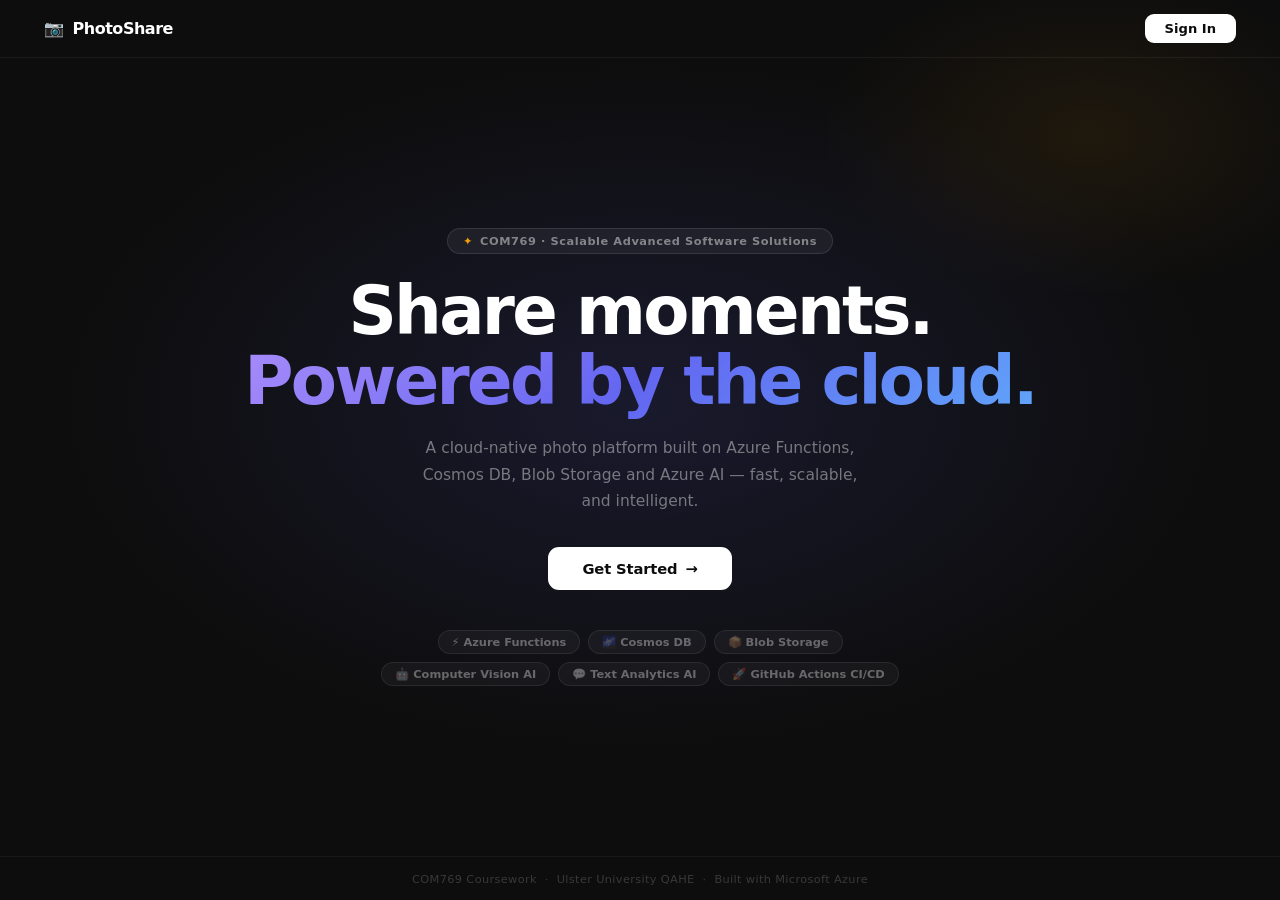
<file: frontend/index.html>
<!DOCTYPE html>
<html lang="en">
<head>
  <meta charset="UTF-8" />
  <meta name="viewport" content="width=device-width, initial-scale=1.0" />
  <title>PhotoShare</title>
  <link rel="stylesheet" href="css/app.css" />
  <style>
    *, *::before, *::after { box-sizing: border-box; margin: 0; padding: 0; }

    html, body {
      height: 100%;
      overflow: hidden;
      font-family: 'Inter', 'Segoe UI', system-ui, sans-serif;
      -webkit-font-smoothing: antialiased;
    }

    .page {
      height: 100vh;
      background: #0D0D0D;
      display: flex;
      flex-direction: column;
      position: relative;
      overflow: hidden;
    }

    .page::before {
      content: '';
      position: absolute;
      inset: 0;
      background:
        radial-gradient(ellipse 65% 55% at 50% 45%, rgba(99,102,241,0.14) 0%, transparent 70%),
        radial-gradient(ellipse 35% 30% at 85% 15%, rgba(245,158,11,0.08) 0%, transparent 60%);
      pointer-events: none;
    }

    /* NAV */
    nav {
      display: flex;
      align-items: center;
      justify-content: space-between;
      padding: 0 44px;
      height: 58px;
      border-bottom: 1px solid rgba(255,255,255,0.06);
      position: relative;
      z-index: 10;
      flex-shrink: 0;
    }

    .brand {
      display: flex;
      align-items: center;
      gap: 9px;
      font-size: 1rem;
      font-weight: 800;
      color: #fff;
      letter-spacing: -0.03em;
    }

    .nav-btn {
      display: inline-flex;
      align-items: center;
      padding: 7px 20px;
      background: #fff;
      color: #0D0D0D;
      font-size: 0.82rem;
      font-weight: 700;
      border-radius: 9px;
      text-decoration: none;
      transition: opacity 0.15s;
    }
    .nav-btn:hover { opacity: 0.88; }

    /* MAIN */
    main {
      flex: 1;
      display: flex;
      flex-direction: column;
      align-items: center;
      justify-content: center;
      text-align: center;
      padding: 0 24px;
      position: relative;
      z-index: 10;
    }

    .badge {
      display: inline-flex;
      align-items: center;
      gap: 7px;
      background: rgba(255,255,255,0.06);
      border: 1px solid rgba(255,255,255,0.1);
      border-radius: 30px;
      padding: 5px 15px;
      font-size: 0.71rem;
      font-weight: 600;
      color: rgba(255,255,255,0.45);
      letter-spacing: 0.05em;
      margin-bottom: 22px;
    }
    .badge .dot { color: #F59E0B; }

    h1 {
      font-size: clamp(2.4rem, 6vw, 4.2rem);
      font-weight: 900;
      color: #fff;
      letter-spacing: -0.04em;
      line-height: 1.05;
      margin-bottom: 18px;
    }

    h1 em {
      font-style: normal;
      background: linear-gradient(135deg, #a78bfa 0%, #6366f1 50%, #60a5fa 100%);
      -webkit-background-clip: text;
      -webkit-text-fill-color: transparent;
      background-clip: text;
    }

    .sub {
      font-size: 0.97rem;
      color: rgba(255,255,255,0.42);
      max-width: 440px;
      line-height: 1.72;
      margin-bottom: 32px;
    }

    .cta-btn {
      display: inline-flex;
      align-items: center;
      gap: 8px;
      padding: 13px 34px;
      background: #fff;
      color: #0D0D0D;
      font-size: 0.92rem;
      font-weight: 800;
      border-radius: 11px;
      text-decoration: none;
      letter-spacing: -0.01em;
      transition: all 0.15s;
      margin-bottom: 40px;
    }
    .cta-btn:hover { background: #F0F0EE; transform: translateY(-1px); box-shadow: 0 8px 24px rgba(255,255,255,0.12); }
    .cta-btn .arrow { font-style: normal; }

    .pills {
      display: flex;
      flex-wrap: wrap;
      gap: 8px;
      justify-content: center;
      max-width: 560px;
    }
    .pill {
      background: rgba(255,255,255,0.04);
      border: 1px solid rgba(255,255,255,0.08);
      border-radius: 20px;
      padding: 4px 13px;
      font-size: 0.71rem;
      font-weight: 600;
      color: rgba(255,255,255,0.35);
    }

    /* FOOTER */
    footer {
      height: 44px;
      display: flex;
      align-items: center;
      justify-content: center;
      font-size: 0.71rem;
      color: rgba(255,255,255,0.18);
      border-top: 1px solid rgba(255,255,255,0.05);
      flex-shrink: 0;
      position: relative;
      z-index: 10;
      letter-spacing: 0.03em;
    }
  </style>
</head>
<body>

<div class="page">

  <nav>
    <div class="brand">
      <span>📷</span>
      <span>PhotoShare</span>
    </div>
    <a href="login.html" class="nav-btn">Sign In</a>
  </nav>

  <main>
    <div class="badge">
      <span class="dot">✦</span>
      COM769 · Scalable Advanced Software Solutions
    </div>

    <h1>Share moments.<br/><em>Powered by the cloud.</em></h1>

    <p class="sub">
      A cloud-native photo platform built on Azure Functions, Cosmos DB,
      Blob Storage and Azure AI — fast, scalable, and intelligent.
    </p>

    <a href="login.html#register" class="cta-btn">
      Get Started <span class="arrow">→</span>
    </a>

    <div class="pills">
      <span class="pill">⚡ Azure Functions</span>
      <span class="pill">🌌 Cosmos DB</span>
      <span class="pill">📦 Blob Storage</span>
      <span class="pill">🤖 Computer Vision AI</span>
      <span class="pill">💬 Text Analytics AI</span>
      <span class="pill">🚀 GitHub Actions CI/CD</span>
    </div>
  </main>

  <footer>
    COM769 Coursework &nbsp;·&nbsp; Ulster University QAHE &nbsp;·&nbsp; Built with Microsoft Azure
  </footer>

</div>

<script src="js/config.js"></script>
<script src="js/auth.js"></script>
<script>
  if (Auth.isLoggedIn()) {
    window.location.href = Auth.getRole() === "creator" ? "creator.html" : "consumer.html";
  }
</script>
</body>
</html>
</file>
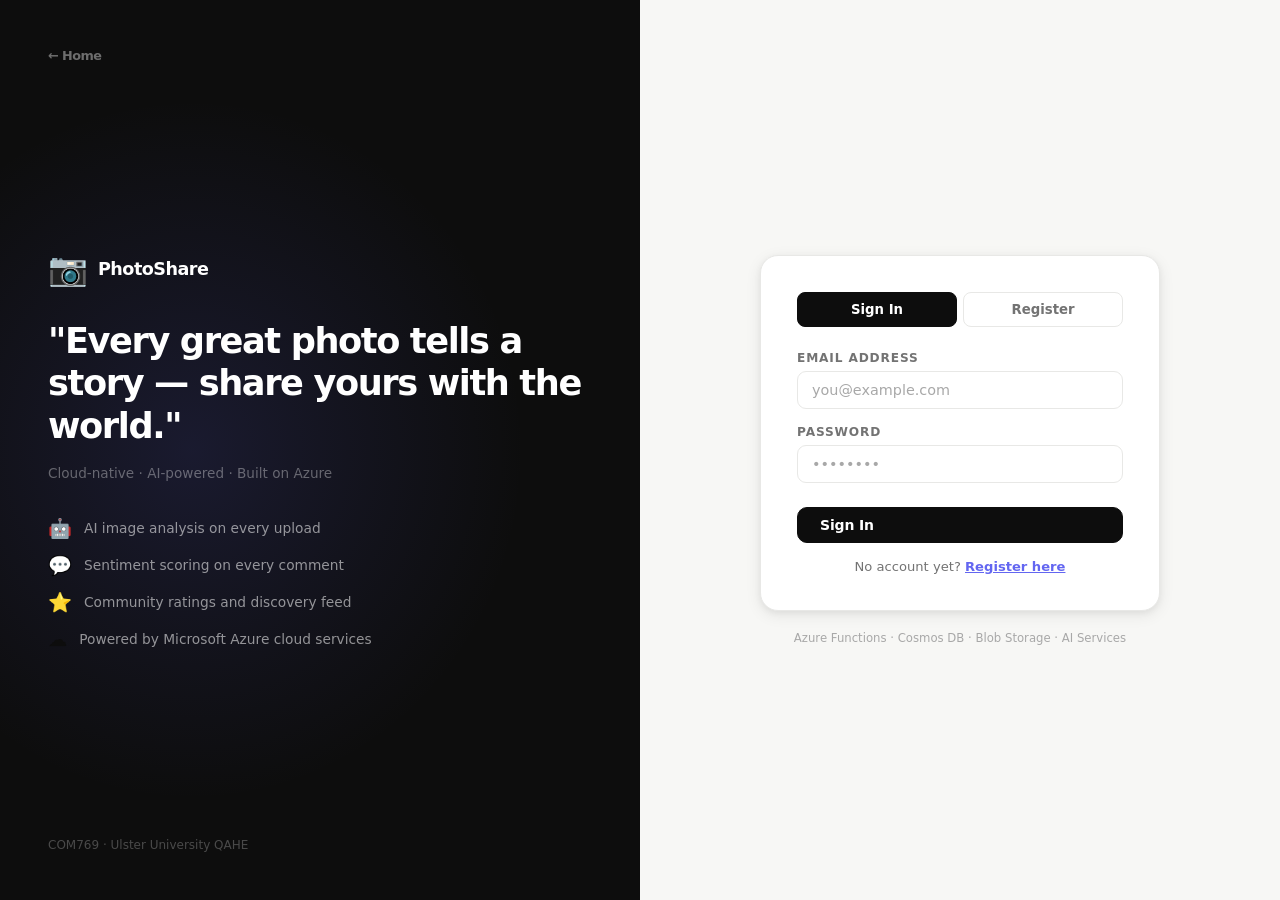
<file: frontend/consumer.html>
<!DOCTYPE html>
<html lang="en">
<head>
  <meta charset="UTF-8" />
  <meta name="viewport" content="width=device-width, initial-scale=1.0" />
  <title>PhotoShare — Discover</title>
  <link rel="stylesheet" href="css/app.css" />
</head>
<body>

<nav class="navbar">
  <div class="navbar-brand">
    <span class="logo-icon">📷</span>
    <span>PhotoShare</span>
  </div>
  <div style="flex:1; max-width:380px; margin:0 20px;">
    <div class="search-bar">
      <input type="text" id="search-input" class="form-control"
             placeholder="Search photos, places, creators..."
             onkeydown="if(event.key==='Enter') doSearch()" />
      <button class="btn btn-primary btn-sm" onclick="doSearch()">Search</button>
    </div>
  </div>
  <div class="navbar-actions">
    <span class="badge-role">Consumer</span>
    <span id="nav-username" style="font-size:0.85rem; font-weight:600; color:#888;"></span>
    <button class="btn btn-secondary btn-sm" onclick="logout()">Sign Out</button>
  </div>
</nav>

<div class="container">
  <div class="page-header">
    <h2 id="feed-heading">Discover Photos</h2>
    <div style="display:flex; gap:8px;">
      <button class="btn btn-ghost btn-sm" onclick="clearSearch()">All Photos</button>
      <button class="btn btn-ghost btn-sm" onclick="loadFeed()">↻ Refresh</button>
    </div>
  </div>
  <div id="photo-grid" class="photo-grid">
    <div class="loading-state"><div class="big-spinner"></div><p>Loading photos...</p></div>
  </div>
  <div id="load-more" style="text-align:center; padding:20px 0; display:none;">
    <button class="btn btn-ghost" onclick="loadMore()">Load More</button>
  </div>
</div>

<!-- Photo Detail Modal -->
<div class="modal-overlay" id="detail-modal" onclick="closeModal(event)">
  <div class="modal">
    <div class="modal-header">
      <h3 id="modal-title"></h3>
      <button class="modal-close" onclick="closeDetailModal()">✕</button>
    </div>
    <div class="modal-body">
      <img id="modal-photo" class="modal-photo" alt="" />

      <div class="photo-detail-meta" id="modal-meta"></div>

      <div id="modal-ai-box" style="display:none" class="ai-box">
        <div class="ai-title">Azure Computer Vision — AI Analysis</div>
        <p id="modal-ai-desc"></p>
        <div class="tags" id="modal-ai-tags"></div>
      </div>

      <div id="modal-people" class="tags" style="margin-top:8px;"></div>
      <p id="modal-caption" style="margin-top:12px; font-size:0.9rem; line-height:1.6; color:var(--muted);"></p>

      <!-- Rating -->
      <div class="rating-box">
        <h4>Rate this photo</h4>
        <div style="display:flex; align-items:center; gap:12px; flex-wrap:wrap;">
          <div class="stars" id="rating-stars"></div>
          <span id="rating-display" class="star-display"></span>
        </div>
        <p id="rating-msg" style="font-size:0.78rem; margin-top:6px; color:var(--muted2);"></p>
      </div>

      <!-- Comments -->
      <div class="comments-section">
        <h4 id="comments-heading">Comments</h4>
        <div id="comments-list"></div>
        <div class="add-comment-form">
          <div class="form-group" style="margin-bottom:8px;">
            <textarea id="comment-input" class="form-control"
              placeholder="Write a comment... (sentiment analysed by Azure AI Language)"
              rows="2"></textarea>
          </div>
          <div style="display:flex; align-items:center; gap:10px; flex-wrap:wrap;">
            <button class="btn btn-primary btn-sm" id="comment-btn" onclick="submitComment()">
              <span id="comment-btn-text">Post Comment</span>
            </button>
            <span style="font-size:0.75rem; color:var(--muted2);">
              Sentiment analysis powered by Azure Text Analytics
            </span>
          </div>
        </div>
      </div>
    </div>
  </div>
</div>

<div id="toast"></div>

<script src="js/config.js"></script>
<script src="js/auth.js"></script>
<script src="js/consumer.js"></script>
</body>
</html>
</file>
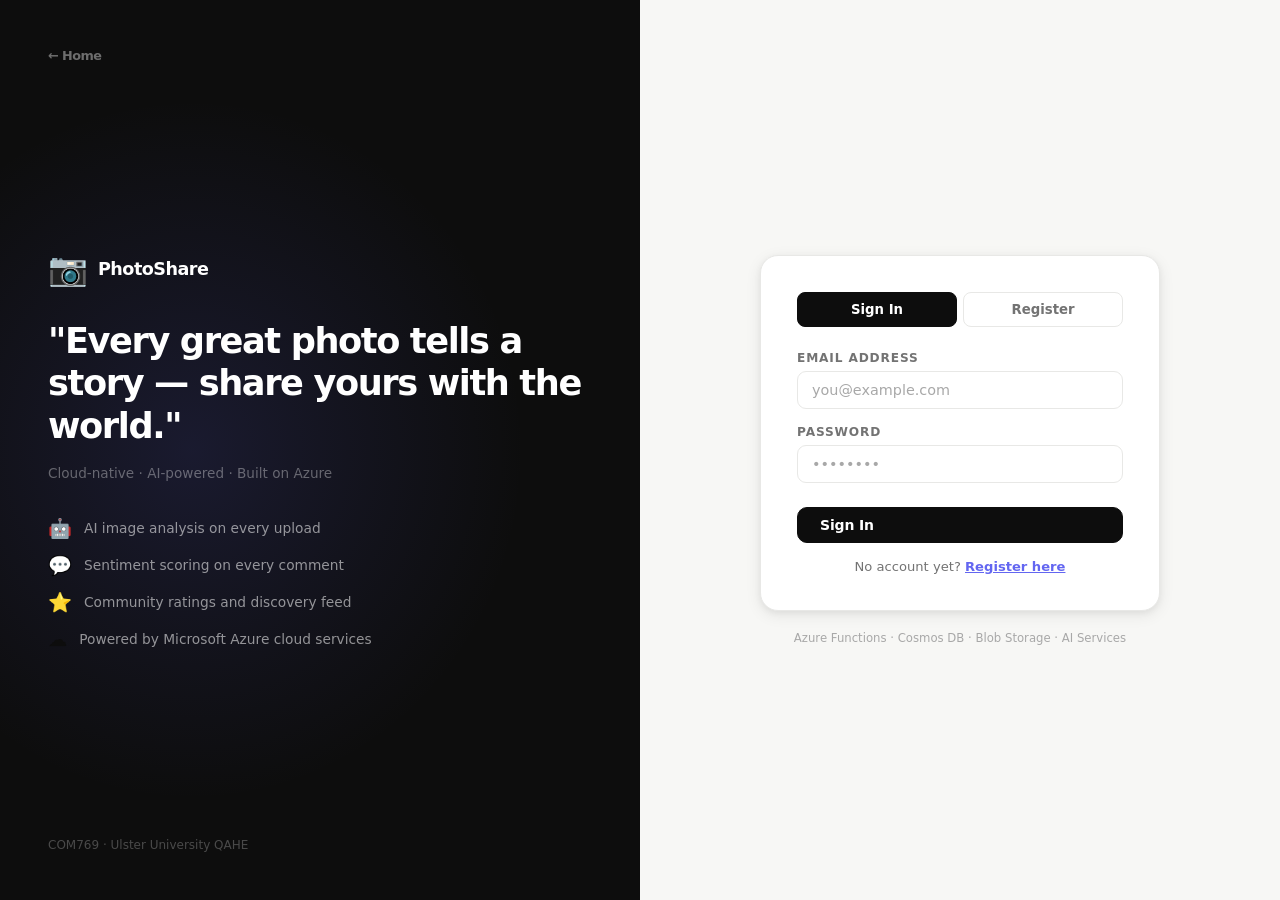
<file: frontend/creator.html>
<!DOCTYPE html>
<html lang="en">
<head>
  <meta charset="UTF-8" />
  <meta name="viewport" content="width=device-width, initial-scale=1.0" />
  <title>PhotoShare — Creator Studio</title>
  <link rel="stylesheet" href="css/app.css" />
</head>
<body>

<nav class="navbar">
  <div class="navbar-brand">
    <span class="logo-icon">📷</span>
    <span>PhotoShare</span>
  </div>
  <div class="navbar-actions">
    <span class="badge-role creator">Creator</span>
    <span id="nav-username" style="font-size:0.85rem; font-weight:600; color:#888;"></span>
    <button class="btn btn-secondary btn-sm" onclick="logout()">Sign Out</button>
  </div>
</nav>

<div class="container">

  <div class="page-header">
    <h2>Creator Studio</h2>
  </div>

  <div class="stats-bar" id="stats-bar">
    <div class="stat-card"><div class="stat-value" id="stat-photos">—</div><div class="stat-label">Photos</div></div>
    <div class="stat-card"><div class="stat-value" id="stat-comments">—</div><div class="stat-label">Comments</div></div>
    <div class="stat-card"><div class="stat-value" id="stat-avg-rating">—</div><div class="stat-label">Avg Rating</div></div>
  </div>

  <!-- Upload Panel -->
  <div class="upload-panel">
    <div class="panel-header">Upload Photo</div>
    <div class="card-body">
      <div id="alert-upload"></div>
      <div class="drop-zone" id="drop-zone" onclick="document.getElementById('file-input').click()">
        <div class="drop-icon">↑</div>
        <p><strong>Click to browse</strong> or drag &amp; drop</p>
        <p>JPG, PNG, WebP — max 10 MB</p>
        <input type="file" id="file-input" accept="image/*" style="display:none" />
      </div>
      <img id="image-preview" class="image-preview" alt="Preview" />
      <div id="ai-result-box" style="display:none" class="ai-box">
        <div class="ai-title">Azure Computer Vision — AI Analysis</div>
        <p id="ai-description"></p>
        <div class="tags" id="ai-tags-container"></div>
      </div>

      <form id="upload-form">
        <div class="form-row">
          <div class="form-group">
            <label for="f-title">Title *</label>
            <input type="text" id="f-title" class="form-control" placeholder="e.g. Summer at the lake" required />
          </div>
          <div class="form-group">
            <label for="f-location">Location</label>
            <input type="text" id="f-location" class="form-control" placeholder="e.g. Belfast, UK" />
          </div>
        </div>
        <div class="form-group">
          <label for="f-caption">Caption</label>
          <textarea id="f-caption" class="form-control" placeholder="Share the story behind this photo..."></textarea>
        </div>
        <div class="form-group">
          <label for="f-people">People tagged (comma separated)</label>
          <input type="text" id="f-people" class="form-control" placeholder="Alice, Bob, Charlie" />
        </div>
        <div style="display:flex; gap:10px; align-items:center; flex-wrap:wrap;">
          <button type="submit" class="btn btn-primary" id="upload-btn">
            <span id="upload-btn-text">Upload Photo</span>
          </button>
          <button type="button" class="btn btn-ghost btn-sm" onclick="resetUploadForm()">Clear</button>
        </div>
      </form>
    </div>
  </div>

  <!-- My Photos -->
  <div class="page-header">
    <h2>My Photos</h2>
    <button class="btn btn-ghost btn-sm" onclick="loadMyPhotos()">↻ Refresh</button>
  </div>
  <div id="my-photos-grid" class="photo-grid">
    <div class="loading-state"><div class="big-spinner"></div><p>Loading your photos...</p></div>
  </div>
</div>

<!-- Photo Detail Modal -->
<div class="modal-overlay" id="detail-modal" onclick="closeModal(event)">
  <div class="modal">
    <div class="modal-header">
      <h3 id="modal-title"></h3>
      <button class="modal-close" onclick="closeDetailModal()">✕</button>
    </div>
    <div class="modal-body">
      <img id="modal-photo" class="modal-photo" alt="" />
      <div class="photo-detail-meta" id="modal-meta"></div>
      <div id="modal-ai-box" style="display:none" class="ai-box">
        <div class="ai-title">Azure Computer Vision — AI Analysis</div>
        <p id="modal-ai-desc"></p>
        <div class="tags" id="modal-ai-tags"></div>
      </div>
      <div class="tags" id="modal-people-tags"></div>
      <p id="modal-caption" style="margin-top:12px; font-size:0.9rem; line-height:1.6; color:var(--muted);"></p>
      <div style="margin-top:16px;">
        <button class="btn btn-danger btn-sm" id="delete-btn" onclick="deleteCurrentPhoto()">Delete Photo</button>
      </div>
      <div class="comments-section">
        <h4 id="comments-heading">Comments</h4>
        <div id="comments-list"></div>
      </div>
    </div>
  </div>
</div>

<div id="toast"></div>

<script src="js/config.js"></script>
<script src="js/auth.js"></script>
<script src="js/creator.js"></script>
</body>
</html>
</file>
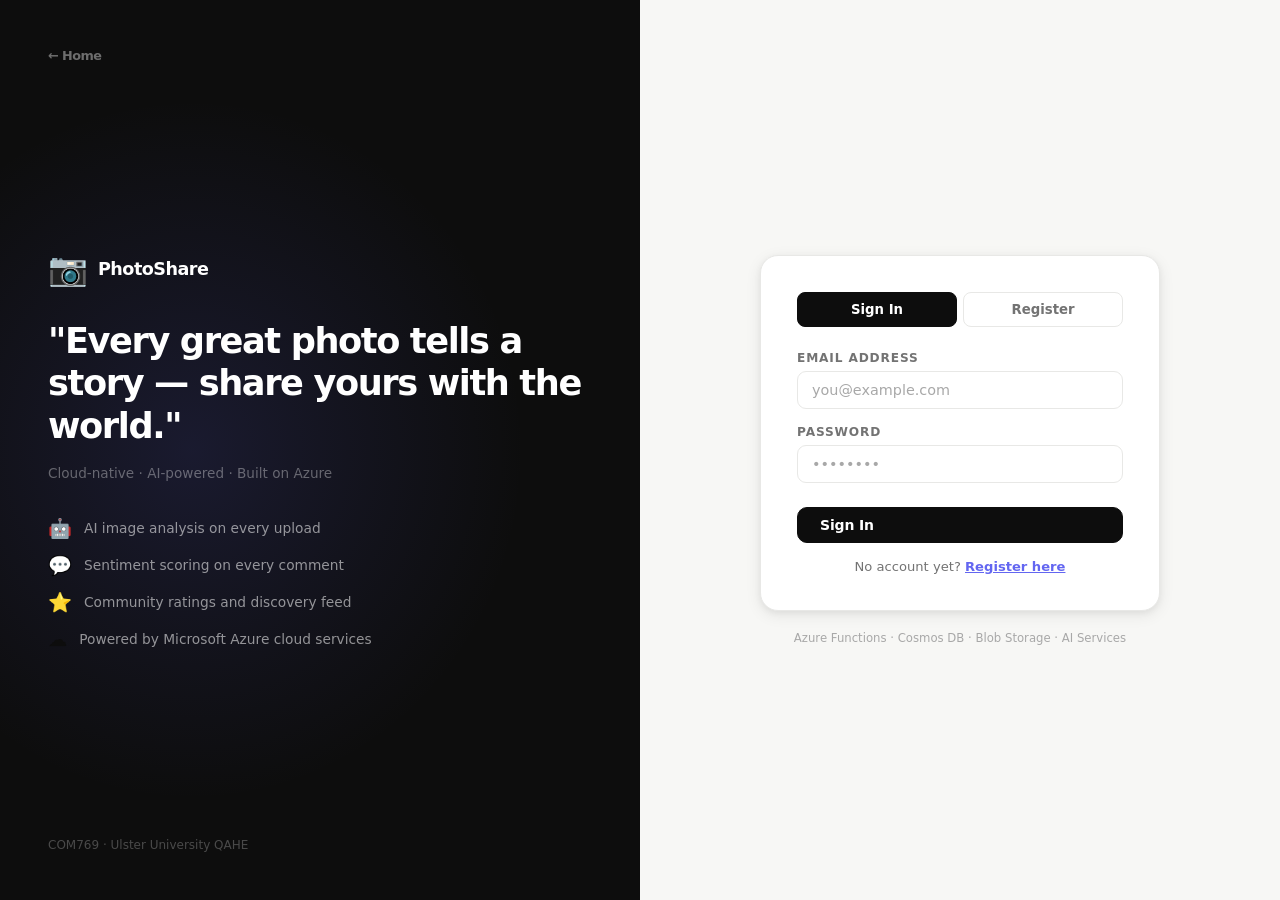
<file: frontend/login.html>
<!DOCTYPE html>
<html lang="en">
<head>
  <meta charset="UTF-8" />
  <meta name="viewport" content="width=device-width, initial-scale=1.0" />
  <title>PhotoShare — Sign In</title>
  <link rel="stylesheet" href="css/app.css" />
</head>
<body>

<div class="auth-page">

  <!-- ── Left Panel (dark brand) ──────────────────────────────────────── -->
  <div class="auth-left">
    <div class="auth-left-brand">
      <a href="index.html"
         style="font-size:0.8rem; color:rgba(255,255,255,0.4); text-decoration:none; position:relative; z-index:1;">
        ← Home
      </a>
    </div>

    <div class="auth-left-quote" style="position:relative; z-index:1;">
      <div style="display:flex; align-items:center; gap:10px; margin-bottom:32px;">
        <span style="font-size:2rem;">📷</span>
        <span style="font-size:1.1rem; font-weight:800; color:#fff; letter-spacing:-0.03em;">PhotoShare</span>
      </div>
      <blockquote>
        "Every great photo tells a story — share yours with the world."
      </blockquote>
      <p>Cloud-native · AI-powered · Built on Azure</p>

      <div style="margin-top:36px; display:flex; flex-direction:column; gap:14px;">
        <div style="display:flex; align-items:center; gap:12px;">
          <span style="font-size:1.2rem;">🤖</span>
          <span style="font-size:0.86rem; color:rgba(255,255,255,0.55);">AI image analysis on every upload</span>
        </div>
        <div style="display:flex; align-items:center; gap:12px;">
          <span style="font-size:1.2rem;">💬</span>
          <span style="font-size:0.86rem; color:rgba(255,255,255,0.55);">Sentiment scoring on every comment</span>
        </div>
        <div style="display:flex; align-items:center; gap:12px;">
          <span style="font-size:1.2rem;">⭐</span>
          <span style="font-size:0.86rem; color:rgba(255,255,255,0.55);">Community ratings and discovery feed</span>
        </div>
        <div style="display:flex; align-items:center; gap:12px;">
          <span style="font-size:1.2rem;">☁️</span>
          <span style="font-size:0.86rem; color:rgba(255,255,255,0.55);">Powered by Microsoft Azure cloud services</span>
        </div>
      </div>
    </div>

    <p style="font-size:0.75rem; color:rgba(255,255,255,0.25); position:relative; z-index:1;">
      COM769 · Ulster University QAHE
    </p>
  </div>

  <!-- ── Right Panel (white auth forms) ───────────────────────────────── -->
  <div class="auth-right">
    <div class="auth-card">

      <div class="auth-tabs">
        <div class="auth-tab active" id="tab-login" onclick="switchTab('login')">Sign In</div>
        <div class="auth-tab" id="tab-register" onclick="switchTab('register')">Register</div>
      </div>

      <div id="alert-area"></div>

      <!-- Sign In Form -->
      <form id="login-form">
        <div class="form-group">
          <label for="login-email">Email address</label>
          <input type="email" id="login-email" class="form-control"
                 placeholder="you@example.com" required autocomplete="email" />
        </div>
        <div class="form-group">
          <label for="login-password">Password</label>
          <input type="password" id="login-password" class="form-control"
                 placeholder="••••••••" required autocomplete="current-password" />
        </div>
        <button type="submit" class="btn btn-primary" style="width:100%; margin-top:8px;">
          <span id="login-btn-text">Sign In</span>
        </button>
        <p style="text-align:center; margin-top:16px; font-size:0.82rem; color:var(--muted);">
          No account yet?
          <a href="#" onclick="switchTab('register')"
             style="color:var(--indigo); font-weight:600; text-decoration:underline;">Register here</a>
        </p>
      </form>

      <!-- Register Form -->
      <form id="register-form" style="display:none">
        <p style="font-size:0.83rem; color:var(--muted); margin-bottom:10px; font-weight:600;">
          Choose your account type:
        </p>

        <!-- Role Selector -->
        <div class="role-select">
          <div class="role-option active" id="role-consumer" onclick="selectRole('consumer')">
            <div class="ro-title">👁️ Consumer</div>
            <div class="ro-desc">Browse, rate &amp; comment on photos</div>
          </div>
          <div class="role-option" id="role-creator" onclick="selectRole('creator')">
            <div class="ro-title">📸 Creator</div>
            <div class="ro-desc">Upload &amp; manage your gallery</div>
          </div>
        </div>

        <div class="form-group" style="margin-top:14px;">
          <label for="reg-username">Username</label>
          <input type="text" id="reg-username" class="form-control"
                 placeholder="coolphotographer" required autocomplete="username" />
        </div>
        <div class="form-group">
          <label for="reg-email">Email address</label>
          <input type="email" id="reg-email" class="form-control"
                 placeholder="you@example.com" required autocomplete="email" />
        </div>
        <div class="form-group">
          <label for="reg-password">Password</label>
          <input type="password" id="reg-password" class="form-control"
                 placeholder="Minimum 6 characters" required autocomplete="new-password" />
        </div>
        <button type="submit" class="btn btn-primary" style="width:100%; margin-top:8px;">
          <span id="reg-btn-text">Create Account</span>
        </button>
        <p style="text-align:center; margin-top:16px; font-size:0.82rem; color:var(--muted);">
          Already have an account?
          <a href="#" onclick="switchTab('login')"
             style="color:var(--indigo); font-weight:600; text-decoration:underline;">Sign in</a>
        </p>
      </form>

    </div>

    <p style="text-align:center; margin-top:20px; font-size:0.73rem; color:var(--muted2);">
      Azure Functions · Cosmos DB · Blob Storage · AI Services
    </p>
  </div>
</div>

<div id="toast"></div>

<script src="js/config.js"></script>
<script src="js/auth.js"></script>
<script>
  if (Auth.isLoggedIn()) {
    window.location.href = Auth.getRole() === "creator" ? "creator.html" : "consumer.html";
  }

  let selectedRole = "consumer";

  function selectRole(role) {
    selectedRole = role;
    document.getElementById("role-consumer").classList.toggle("active", role === "consumer");
    document.getElementById("role-creator").classList.toggle("active", role === "creator");
  }

  function switchTab(tab) {
    ["login","register"].forEach(t => {
      document.getElementById("tab-"+t).classList.toggle("active", t === tab);
      const f = document.getElementById(t+"-form");
      if (f) f.style.display = t === tab ? "block" : "none";
    });
    document.getElementById("alert-area").innerHTML = "";
  }

  function showAlert(msg, type = "danger") {
    document.getElementById("alert-area").innerHTML =
      `<div class="alert alert-${type}">${msg}</div>`;
  }

  if (window.location.hash === "#register") {
    switchTab("register");
  }

  document.getElementById("login-form").addEventListener("submit", async (e) => {
    e.preventDefault();
    const btn = document.getElementById("login-btn-text");
    btn.innerHTML = '<span class="spinner"></span> Signing in...';
    const { ok, data } = await Auth.api("auth/login", {
      method: "POST",
      body: JSON.stringify({
        email: document.getElementById("login-email").value.trim(),
        password: document.getElementById("login-password").value,
      }),
    });
    btn.textContent = "Sign In";
    if (ok) {
      Auth.setSession(data.token, data.user);
      window.location.href = data.user.role === "creator" ? "creator.html" : "consumer.html";
    } else {
      showAlert(data.error || "Login failed. Please check your credentials.");
    }
  });

  document.getElementById("register-form").addEventListener("submit", async (e) => {
    e.preventDefault();
    const btn = document.getElementById("reg-btn-text");
    btn.innerHTML = '<span class="spinner"></span> Creating account...';
    const { ok, data } = await Auth.api("auth/register", {
      method: "POST",
      body: JSON.stringify({
        username: document.getElementById("reg-username").value.trim(),
        email: document.getElementById("reg-email").value.trim(),
        password: document.getElementById("reg-password").value,
        role: selectedRole,
      }),
    });
    btn.textContent = "Create Account";
    if (ok) {
      Auth.setSession(data.token, data.user);
      window.location.href = data.user.role === "creator" ? "creator.html" : "consumer.html";
    } else {
      showAlert(data.error || "Registration failed. Please try again.");
    }
  });
</script>
</body>
</html>
</file>
<file: frontend/css/app.css>
/* ── Reset & Base ───────────────────────────────────────────────────────── */
*, *::before, *::after { box-sizing: border-box; margin: 0; padding: 0; }

:root {
  --bg:       #F7F7F5;
  --white:    #FFFFFF;
  --surface:  #FFFFFF;
  --border:   #E8E8E6;
  --border2:  #D0D0CC;
  --text:     #0D0D0D;
  --text2:    #2C2C2C;
  --muted:    #737373;
  --muted2:   #A8A8A8;
  --hero-bg:  #0D0D0D;
  --hero-txt: #F0F0EE;
  --amber:    #F59E0B;
  --indigo:   #6366F1;
  --green:    #10B981;
  --red:      #EF4444;
  --radius:   12px;
  --radius-lg:18px;
  --shadow:   0 1px 3px rgba(0,0,0,0.06), 0 1px 2px rgba(0,0,0,0.04);
  --shadow-md:0 4px 16px rgba(0,0,0,0.08), 0 2px 6px rgba(0,0,0,0.05);
  --shadow-lg:0 20px 50px rgba(0,0,0,0.12), 0 8px 20px rgba(0,0,0,0.07);
  --font:     'Inter', 'Segoe UI', system-ui, -apple-system, sans-serif;
}

html { scroll-behavior: smooth; }
body { font-family: var(--font); background: var(--bg); color: var(--text); min-height: 100vh; -webkit-font-smoothing: antialiased; }
a { color: inherit; text-decoration: none; }
img { display: block; max-width: 100%; }

::-webkit-scrollbar { width: 5px; }
::-webkit-scrollbar-track { background: transparent; }
::-webkit-scrollbar-thumb { background: var(--border2); border-radius: 4px; }

/* ═══════════════════════════════════════════════════════════
   LANDING PAGE
═══════════════════════════════════════════════════════════ */

/* Navbar (landing) */
.land-nav {
  position: fixed;
  top: 0; left: 0; right: 0;
  z-index: 200;
  display: flex;
  align-items: center;
  justify-content: space-between;
  padding: 0 48px;
  height: 64px;
  background: rgba(13,13,13,0.85);
  backdrop-filter: blur(12px);
  border-bottom: 1px solid rgba(255,255,255,0.07);
}
.land-nav-brand {
  display: flex;
  align-items: center;
  gap: 10px;
  font-size: 1.1rem;
  font-weight: 800;
  color: #fff;
  letter-spacing: -0.03em;
}
.land-nav-brand .logo-icon { font-size: 1.4rem; }
.land-nav-links { display: flex; align-items: center; gap: 10px; }

/* Hero */
.hero {
  background: var(--hero-bg);
  min-height: 100vh;
  display: flex;
  flex-direction: column;
  align-items: center;
  justify-content: center;
  text-align: center;
  padding: 120px 24px 80px;
  position: relative;
  overflow: hidden;
}
.hero::before {
  content: '';
  position: absolute;
  inset: 0;
  background: radial-gradient(ellipse 70% 60% at 50% 40%, rgba(99,102,241,0.12) 0%, transparent 70%),
              radial-gradient(ellipse 50% 40% at 80% 80%, rgba(245,158,11,0.07) 0%, transparent 60%);
  pointer-events: none;
}
.hero-badge {
  display: inline-flex;
  align-items: center;
  gap: 7px;
  background: rgba(255,255,255,0.07);
  border: 1px solid rgba(255,255,255,0.12);
  border-radius: 30px;
  padding: 6px 16px;
  font-size: 0.78rem;
  font-weight: 600;
  color: rgba(255,255,255,0.7);
  letter-spacing: 0.04em;
  margin-bottom: 28px;
}
.hero-badge span { color: var(--amber); }
.hero h1 {
  font-size: clamp(2.8rem, 8vw, 5.5rem);
  font-weight: 900;
  color: #fff;
  letter-spacing: -0.04em;
  line-height: 1.05;
  margin-bottom: 22px;
  max-width: 860px;
}
.hero h1 em {
  font-style: normal;
  background: linear-gradient(135deg, #a78bfa, #6366f1, #60a5fa);
  -webkit-background-clip: text;
  -webkit-text-fill-color: transparent;
  background-clip: text;
}
.hero-sub {
  font-size: 1.1rem;
  color: rgba(255,255,255,0.55);
  max-width: 540px;
  line-height: 1.7;
  margin-bottom: 44px;
}
.hero-actions { display: flex; gap: 14px; flex-wrap: wrap; justify-content: center; }
.hero-scroll {
  position: absolute;
  bottom: 36px;
  left: 50%;
  transform: translateX(-50%);
  color: rgba(255,255,255,0.3);
  font-size: 0.8rem;
  display: flex;
  flex-direction: column;
  align-items: center;
  gap: 8px;
  animation: bounce 2s infinite;
}
@keyframes bounce { 0%,100%{transform:translateX(-50%) translateY(0)} 50%{transform:translateX(-50%) translateY(6px)} }

/* Features strip */
.features-strip {
  background: var(--white);
  border-top: 1px solid var(--border);
  border-bottom: 1px solid var(--border);
  padding: 0;
}
.features-strip-inner {
  max-width: 1080px;
  margin: 0 auto;
  padding: 0 24px;
  display: grid;
  grid-template-columns: repeat(3, 1fr);
}
.feat-item {
  padding: 36px 32px;
  border-right: 1px solid var(--border);
}
.feat-item:last-child { border-right: none; }
.feat-icon {
  font-size: 1.8rem;
  margin-bottom: 14px;
}
.feat-item h3 {
  font-size: 1rem;
  font-weight: 700;
  margin-bottom: 8px;
  letter-spacing: -0.02em;
}
.feat-item p { font-size: 0.88rem; color: var(--muted); line-height: 1.65; }

/* How it works */
.section {
  max-width: 1080px;
  margin: 0 auto;
  padding: 80px 24px;
}
.section-label {
  font-size: 0.75rem;
  font-weight: 700;
  letter-spacing: 0.1em;
  text-transform: uppercase;
  color: var(--indigo);
  margin-bottom: 12px;
}
.section-title {
  font-size: clamp(1.8rem, 4vw, 2.6rem);
  font-weight: 900;
  letter-spacing: -0.04em;
  line-height: 1.1;
  margin-bottom: 16px;
}
.section-sub {
  font-size: 1rem;
  color: var(--muted);
  max-width: 520px;
  line-height: 1.7;
  margin-bottom: 52px;
}

.steps { display: grid; grid-template-columns: repeat(3, 1fr); gap: 28px; }
.step {
  background: var(--white);
  border: 1px solid var(--border);
  border-radius: var(--radius-lg);
  padding: 28px;
  box-shadow: var(--shadow);
  position: relative;
}
.step-num {
  font-size: 0.75rem;
  font-weight: 800;
  color: var(--muted2);
  letter-spacing: 0.06em;
  margin-bottom: 14px;
}
.step-icon { font-size: 2rem; margin-bottom: 12px; }
.step h3 { font-size: 1rem; font-weight: 700; margin-bottom: 8px; }
.step p { font-size: 0.86rem; color: var(--muted); line-height: 1.6; }

/* Tech */
.tech-section {
  background: var(--hero-bg);
  padding: 60px 24px;
  text-align: center;
}
.tech-section h2 {
  font-size: 1.1rem;
  font-weight: 600;
  color: rgba(255,255,255,0.35);
  letter-spacing: 0.06em;
  text-transform: uppercase;
  margin-bottom: 28px;
}
.tech-badges { display: flex; flex-wrap: wrap; justify-content: center; gap: 12px; }
.tech-badge {
  background: rgba(255,255,255,0.06);
  border: 1px solid rgba(255,255,255,0.1);
  border-radius: 8px;
  padding: 8px 18px;
  font-size: 0.83rem;
  font-weight: 600;
  color: rgba(255,255,255,0.6);
}

/* CTA section */
.cta-section {
  text-align: center;
  padding: 80px 24px;
}
.cta-section h2 {
  font-size: clamp(1.8rem, 4vw, 2.4rem);
  font-weight: 900;
  letter-spacing: -0.04em;
  margin-bottom: 14px;
}
.cta-section p { color: var(--muted); margin-bottom: 36px; font-size: 1rem; }

/* Footer */
.footer {
  background: var(--hero-bg);
  border-top: 1px solid rgba(255,255,255,0.06);
  padding: 32px 48px;
  display: flex;
  align-items: center;
  justify-content: space-between;
  flex-wrap: wrap;
  gap: 12px;
}
.footer-brand { font-size: 0.88rem; font-weight: 700; color: rgba(255,255,255,0.5); letter-spacing: -0.02em; }
.footer-copy { font-size: 0.78rem; color: rgba(255,255,255,0.3); }

/* ═══════════════════════════════════════════════════════════
   APP NAVBAR
═══════════════════════════════════════════════════════════ */
.navbar {
  background: var(--white);
  border-bottom: 1px solid var(--border);
  padding: 0 32px;
  height: 60px;
  display: flex;
  align-items: center;
  justify-content: space-between;
  position: sticky;
  top: 0;
  z-index: 100;
  box-shadow: var(--shadow);
}
.navbar-brand {
  display: flex;
  align-items: center;
  gap: 9px;
  font-size: 1.1rem;
  font-weight: 800;
  color: var(--text);
  letter-spacing: -0.03em;
}
.navbar-brand .logo-icon { font-size: 1.3rem; }
.navbar-actions { display: flex; align-items: center; gap: 10px; }
.badge-role {
  background: var(--bg);
  color: var(--muted);
  padding: 3px 11px;
  border-radius: 30px;
  font-size: 0.7rem;
  font-weight: 700;
  text-transform: uppercase;
  letter-spacing: 0.07em;
  border: 1px solid var(--border);
}
.badge-role.creator { background: var(--text); color: var(--white); border-color: var(--text); }

/* ═══════════════════════════════════════════════════════════
   BUTTONS
═══════════════════════════════════════════════════════════ */
.btn {
  display: inline-flex;
  align-items: center;
  gap: 7px;
  padding: 9px 22px;
  border: 1.5px solid transparent;
  border-radius: 10px;
  font-size: 0.875rem;
  font-weight: 700;
  cursor: pointer;
  transition: all 0.15s;
  font-family: var(--font);
  white-space: nowrap;
  letter-spacing: -0.01em;
  text-decoration: none;
}
.btn-primary { background: var(--text); color: var(--white); border-color: var(--text); }
.btn-primary:hover { background: #2C2C2C; transform: translateY(-1px); box-shadow: 0 4px 14px rgba(0,0,0,0.18); }
.btn-white { background: var(--white); color: var(--text); border-color: var(--white); }
.btn-white:hover { background: #F0F0EE; }
.btn-outline-white, .btn-outline-light { background: transparent; color: rgba(255,255,255,0.8); border-color: rgba(255,255,255,0.25); }
.btn-outline-white:hover, .btn-outline-light:hover { background: rgba(255,255,255,0.08); color: #fff; }
.btn-secondary { background: var(--white); color: var(--text2); border-color: var(--border2); }
.btn-secondary:hover { background: var(--bg); }
.btn-danger { background: var(--white); color: var(--red); border-color: #fca5a5; }
.btn-danger:hover { background: #fef2f2; }
.btn-ghost { background: transparent; color: var(--muted); border-color: var(--border); }
.btn-ghost:hover { background: var(--bg); color: var(--text2); border-color: var(--border2); }
.btn-sm { padding: 6px 14px; font-size: 0.8rem; border-radius: 8px; }
.btn-lg { padding: 13px 32px; font-size: 0.95rem; border-radius: 12px; }
.btn:disabled { opacity: 0.4; cursor: not-allowed; transform: none !important; }

/* ═══════════════════════════════════════════════════════════
   FORMS
═══════════════════════════════════════════════════════════ */
.form-group { margin-bottom: 16px; }
.form-group label { display: block; margin-bottom: 6px; font-size: 0.76rem; font-weight: 700; color: var(--muted); text-transform: uppercase; letter-spacing: 0.07em; }
.form-control {
  width: 100%;
  padding: 10px 14px;
  border: 1.5px solid var(--border);
  border-radius: 9px;
  font-size: 0.9rem;
  font-family: var(--font);
  color: var(--text);
  background: var(--white);
  transition: border-color 0.15s, box-shadow 0.15s;
}
.form-control:focus { outline: none; border-color: var(--text); box-shadow: 0 0 0 3px rgba(0,0,0,0.06); }
.form-control::placeholder { color: var(--muted2); }
textarea.form-control { resize: vertical; min-height: 82px; }
.form-row { display: grid; grid-template-columns: 1fr 1fr; gap: 14px; }

/* Role selector */
.role-select { display: grid; grid-template-columns: 1fr 1fr; gap: 10px; margin-bottom: 16px; }
.role-option { border: 1.5px solid var(--border); border-radius: 10px; padding: 12px 14px; cursor: pointer; transition: all 0.15s; }
.role-option:hover { border-color: var(--border2); background: var(--bg); }
.role-option.selected, .role-option.active { border-color: var(--text); background: var(--text); color: var(--white); }
.role-option .ro-title { font-weight: 700; font-size: 0.88rem; margin-bottom: 2px; }
.role-option .ro-desc { font-size: 0.75rem; opacity: 0.65; }

/* ═══════════════════════════════════════════════════════════
   AUTH PAGE
═══════════════════════════════════════════════════════════ */
.auth-page {
  min-height: 100vh;
  display: grid;
  grid-template-columns: 1fr 1fr;
  background: var(--white);
}
.auth-left {
  background: var(--hero-bg);
  display: flex;
  flex-direction: column;
  justify-content: space-between;
  padding: 48px;
  position: relative;
  overflow: hidden;
}
.auth-left::before {
  content: '';
  position: absolute;
  inset: 0;
  background: radial-gradient(ellipse 80% 60% at 30% 50%, rgba(99,102,241,0.15) 0%, transparent 65%);
}
.auth-left-brand {
  font-size: 1.1rem;
  font-weight: 800;
  color: #fff;
  letter-spacing: -0.03em;
  display: flex;
  align-items: center;
  gap: 9px;
  position: relative;
}
.auth-left-quote {
  position: relative;
}
.auth-left-quote blockquote {
  font-size: clamp(1.5rem, 3vw, 2.2rem);
  font-weight: 800;
  color: #fff;
  letter-spacing: -0.04em;
  line-height: 1.2;
  margin-bottom: 18px;
}
.auth-left-quote blockquote em { font-style: normal; color: rgba(255,255,255,0.4); }
.auth-left-quote p { font-size: 0.85rem; color: rgba(255,255,255,0.35); }
.auth-right {
  display: flex;
  flex-direction: column;
  align-items: center;
  justify-content: center;
  padding: 48px;
  background: var(--bg);
}
.auth-card {
  background: var(--white);
  border: 1px solid var(--border);
  border-radius: var(--radius-lg);
  padding: 36px;
  width: 100%;
  max-width: 400px;
  box-shadow: var(--shadow-md);
}
.auth-card h2 {
  font-size: 1.4rem;
  font-weight: 800;
  margin-bottom: 4px;
  letter-spacing: -0.03em;
}
.auth-card .auth-sub {
  font-size: 0.86rem;
  color: var(--muted);
  margin-bottom: 28px;
}
.auth-tabs { display: flex; gap: 6px; margin-bottom: 24px; }
.auth-tab {
  flex: 1;
  padding: 9px;
  text-align: center;
  font-weight: 700;
  cursor: pointer;
  color: var(--muted);
  border-radius: 8px;
  border: 1.5px solid var(--border);
  transition: all 0.15s;
  font-size: 0.83rem;
  background: transparent;
}
.auth-tab.active { background: var(--text); color: var(--white); border-color: var(--text); }
.auth-tab:hover:not(.active) { border-color: var(--border2); color: var(--text2); }
.auth-footer-link {
  text-align: center;
  margin-top: 20px;
  font-size: 0.83rem;
  color: var(--muted);
}
.auth-footer-link a { color: var(--text); font-weight: 700; text-decoration: underline; }

/* ═══════════════════════════════════════════════════════════
   LAYOUT
═══════════════════════════════════════════════════════════ */
.container { max-width: 1080px; margin: 0 auto; padding: 0 24px; }
.page-header { padding: 28px 0 18px; display: flex; align-items: center; justify-content: space-between; flex-wrap: wrap; gap: 12px; }
.page-header h2 { font-size: 1.2rem; font-weight: 800; color: var(--text); letter-spacing: -0.03em; }

/* ═══════════════════════════════════════════════════════════
   PHOTO GRID
═══════════════════════════════════════════════════════════ */
.photo-grid { display: grid; grid-template-columns: repeat(auto-fill, minmax(264px, 1fr)); gap: 18px; padding-bottom: 48px; }
.photo-card { cursor: pointer; background: var(--white); border-radius: var(--radius); border: 1px solid var(--border); overflow: hidden; box-shadow: var(--shadow); transition: box-shadow 0.2s, transform 0.2s; }
.photo-card:hover { box-shadow: var(--shadow-md); transform: translateY(-3px); }
.photo-card .photo-thumb { width: 100%; aspect-ratio: 4/3; object-fit: cover; background: var(--bg); transition: opacity 0.2s; }
.photo-card:hover .photo-thumb { opacity: 0.93; }
.photo-card .photo-info { padding: 14px 16px 16px; }
.photo-card .photo-title { font-weight: 700; font-size: 0.95rem; margin-bottom: 4px; white-space: nowrap; overflow: hidden; text-overflow: ellipsis; color: var(--text); }
.photo-card .photo-meta { font-size: 0.77rem; color: var(--muted); display: flex; gap: 10px; flex-wrap: wrap; margin-bottom: 6px; }
.photo-card .photo-caption { font-size: 0.83rem; color: var(--muted); display: -webkit-box; -webkit-line-clamp: 2; -webkit-box-orient: vertical; overflow: hidden; line-height: 1.5; }

/* ═══════════════════════════════════════════════════════════
   STARS
═══════════════════════════════════════════════════════════ */
.stars { display: flex; gap: 2px; }
.star { font-size: 1.2rem; cursor: pointer; color: var(--border2); transition: color 0.1s; }
.star.filled { color: var(--amber); }
.star:hover { color: var(--amber); }
.star-display { font-size: 0.83rem; color: var(--muted); margin-left: 5px; }

/* ═══════════════════════════════════════════════════════════
   TAGS
═══════════════════════════════════════════════════════════ */
.tags { display: flex; flex-wrap: wrap; gap: 5px; margin-top: 8px; }
.tag { background: var(--bg); color: var(--muted); padding: 3px 10px; border-radius: 20px; font-size: 0.72rem; font-weight: 600; border: 1px solid var(--border); }
.tag.ai { background: #EEF2FF; color: var(--indigo); border-color: #C7D2FE; }
.tag.sentiment-positive { background: #ECFDF5; color: #065F46; border-color: #A7F3D0; }
.tag.sentiment-negative { background: #FEF2F2; color: #991B1B; border-color: #FECACA; }
.tag.sentiment-neutral  { background: var(--bg); color: var(--muted); border-color: var(--border); }

/* ═══════════════════════════════════════════════════════════
   MODAL
═══════════════════════════════════════════════════════════ */
.modal-overlay { display: none; position: fixed; inset: 0; background: rgba(0,0,0,0.5); z-index: 1000; align-items: center; justify-content: center; padding: 16px; backdrop-filter: blur(4px); }
.modal-overlay.open { display: flex; }
.modal { background: var(--white); border: 1px solid var(--border); border-radius: var(--radius-lg); width: 100%; max-width: 740px; max-height: 90vh; overflow-y: auto; box-shadow: var(--shadow-lg); }
.modal-header { padding: 18px 24px; border-bottom: 1px solid var(--border); display: flex; align-items: center; justify-content: space-between; position: sticky; top: 0; background: var(--white); z-index: 1; }
.modal-header h3 { font-size: 1rem; font-weight: 700; color: var(--text); }
.modal-close { background: var(--bg); border: 1px solid var(--border); font-size: 0.85rem; cursor: pointer; color: var(--muted); width: 28px; height: 28px; display: flex; align-items: center; justify-content: center; border-radius: 7px; transition: all 0.12s; }
.modal-close:hover { background: var(--border); color: var(--text); }
.modal-body { padding: 24px; }
.modal-photo { width: 100%; border-radius: 10px; margin-bottom: 18px; max-height: 380px; object-fit: cover; background: var(--bg); }
.photo-detail-meta { display: flex; flex-wrap: wrap; gap: 14px; margin-bottom: 14px; }
.photo-detail-meta .meta-item { display: flex; align-items: center; gap: 5px; font-size: 0.83rem; color: var(--muted); }

/* ═══════════════════════════════════════════════════════════
   COMMENTS
═══════════════════════════════════════════════════════════ */
.comments-section { margin-top: 24px; }
.comments-section h4 { font-size: 0.78rem; font-weight: 700; text-transform: uppercase; letter-spacing: 0.07em; color: var(--muted); margin-bottom: 14px; padding-bottom: 10px; border-bottom: 1px solid var(--border); }
.comment-item { padding: 12px 0; border-bottom: 1px solid var(--border); }
.comment-item:last-child { border-bottom: none; }
.comment-header { display: flex; align-items: center; justify-content: space-between; margin-bottom: 5px; }
.comment-user { font-weight: 700; font-size: 0.83rem; color: var(--text); }
.comment-time { font-size: 0.75rem; color: var(--muted2); }
.comment-text { font-size: 0.88rem; line-height: 1.55; color: var(--text2); }
.add-comment-form { margin-top: 16px; }

/* ═══════════════════════════════════════════════════════════
   UPLOAD PANEL
═══════════════════════════════════════════════════════════ */
.upload-panel { background: var(--white); border-radius: var(--radius); border: 1px solid var(--border); margin-bottom: 24px; box-shadow: var(--shadow); overflow: hidden; }
.upload-panel .panel-header { padding: 14px 20px; border-bottom: 1px solid var(--border); font-weight: 700; font-size: 0.76rem; color: var(--muted); text-transform: uppercase; letter-spacing: 0.07em; background: var(--bg); }
.drop-zone { border: 2px dashed var(--border2); border-radius: 10px; padding: 32px; text-align: center; cursor: pointer; transition: all 0.15s; background: var(--bg); margin-bottom: 16px; }
.drop-zone:hover, .drop-zone.drag-over { border-color: var(--text); background: #F0F0EE; }
.drop-zone .drop-icon { font-size: 2rem; margin-bottom: 8px; color: var(--muted2); }
.drop-zone p { color: var(--muted); font-size: 0.87rem; line-height: 1.6; }
.drop-zone strong { color: var(--text); }
.image-preview { max-width: 100%; border-radius: 10px; margin-bottom: 14px; display: none; max-height: 280px; object-fit: cover; border: 1px solid var(--border); }

/* ═══════════════════════════════════════════════════════════
   AI BOX
═══════════════════════════════════════════════════════════ */
.ai-box { background: #F5F3FF; border: 1px solid #DDD6FE; border-radius: 10px; padding: 13px 16px; margin-top: 12px; }
.ai-box .ai-title { font-size: 0.72rem; font-weight: 700; color: var(--indigo); text-transform: uppercase; letter-spacing: 0.07em; margin-bottom: 6px; }
.ai-box p { font-size: 0.87rem; color: var(--text2); margin-bottom: 6px; }

/* ═══════════════════════════════════════════════════════════
   MISC
═══════════════════════════════════════════════════════════ */
.search-bar { display: flex; gap: 8px; max-width: 480px; flex: 1; }
.search-bar .form-control { flex: 1; }

.alert { padding: 11px 15px; border-radius: 9px; font-size: 0.86rem; margin-bottom: 14px; border: 1px solid; line-height: 1.5; }
.alert-danger  { background: #FEF2F2; color: #991B1B; border-color: #FECACA; }
.alert-success { background: #ECFDF5; color: #065F46; border-color: #A7F3D0; }
.alert-info    { background: #EEF2FF; color: #3730A3; border-color: #C7D2FE; }

.spinner { display: inline-block; width: 15px; height: 15px; border: 2px solid rgba(255,255,255,0.4); border-top-color: #fff; border-radius: 50%; animation: spin 0.7s linear infinite; vertical-align: middle; }
.btn-secondary .spinner, .btn-ghost .spinner { border-color: rgba(0,0,0,0.12); border-top-color: var(--text); }
@keyframes spin { to { transform: rotate(360deg); } }

.loading-state { text-align: center; padding: 64px 20px; color: var(--muted); }
.loading-state .big-spinner { width: 30px; height: 30px; border: 2px solid var(--border); border-top-color: var(--text); border-radius: 50%; animation: spin 0.7s linear infinite; margin: 0 auto 14px; }
.empty-state { text-align: center; padding: 60px 20px; color: var(--muted); }
.empty-state .empty-icon { font-size: 2.5rem; margin-bottom: 10px; opacity: 0.3; }
.empty-state h3 { font-size: 1rem; margin-bottom: 4px; color: var(--text2); font-weight: 600; }
.empty-state p { font-size: 0.86rem; }

.stats-bar { display: flex; gap: 14px; flex-wrap: wrap; margin-bottom: 24px; }
.stat-card { background: var(--white); border: 1px solid var(--border); border-radius: var(--radius); padding: 18px 22px; flex: 1; min-width: 130px; box-shadow: var(--shadow); }
.stat-card .stat-value { font-size: 2rem; font-weight: 900; color: var(--text); line-height: 1; letter-spacing: -0.05em; }
.stat-card .stat-label { font-size: 0.72rem; color: var(--muted); margin-top: 5px; text-transform: uppercase; letter-spacing: 0.07em; font-weight: 700; }

.rating-box { margin-top: 18px; padding: 15px 16px; background: var(--bg); border: 1px solid var(--border); border-radius: 10px; }
.rating-box h4 { font-size: 0.78rem; font-weight: 700; text-transform: uppercase; letter-spacing: 0.06em; color: var(--muted); margin-bottom: 10px; }

#toast { position: fixed; bottom: 20px; right: 20px; background: var(--text); color: var(--white); padding: 11px 18px; border-radius: 10px; font-size: 0.85rem; font-weight: 600; z-index: 9999; display: none; max-width: 300px; animation: slideUp 0.22s ease; box-shadow: var(--shadow-lg); }
@keyframes slideUp { from { opacity: 0; transform: translateY(10px); } to { opacity: 1; transform: translateY(0); } }

/* ═══════════════════════════════════════════════════════════
   RESPONSIVE
═══════════════════════════════════════════════════════════ */
@media (max-width: 768px) {
  .auth-page { grid-template-columns: 1fr; }
  .auth-left { display: none; }
  .auth-right { padding: 32px 20px; background: var(--white); }
  .features-strip-inner { grid-template-columns: 1fr; }
  .feat-item { border-right: none; border-bottom: 1px solid var(--border); }
  .feat-item:last-child { border-bottom: none; }
  .steps { grid-template-columns: 1fr; }
  .land-nav { padding: 0 20px; }
  .hero h1 { font-size: 2.4rem; }
}
@media (max-width: 640px) {
  .form-row { grid-template-columns: 1fr; }
  .stats-bar { gap: 10px; }
  .photo-grid { grid-template-columns: 1fr; }
  .page-header { flex-direction: column; align-items: flex-start; }
  .navbar { padding: 0 16px; }
  .modal-body { padding: 16px; }
  .role-select { grid-template-columns: 1fr; }
}
</file>
